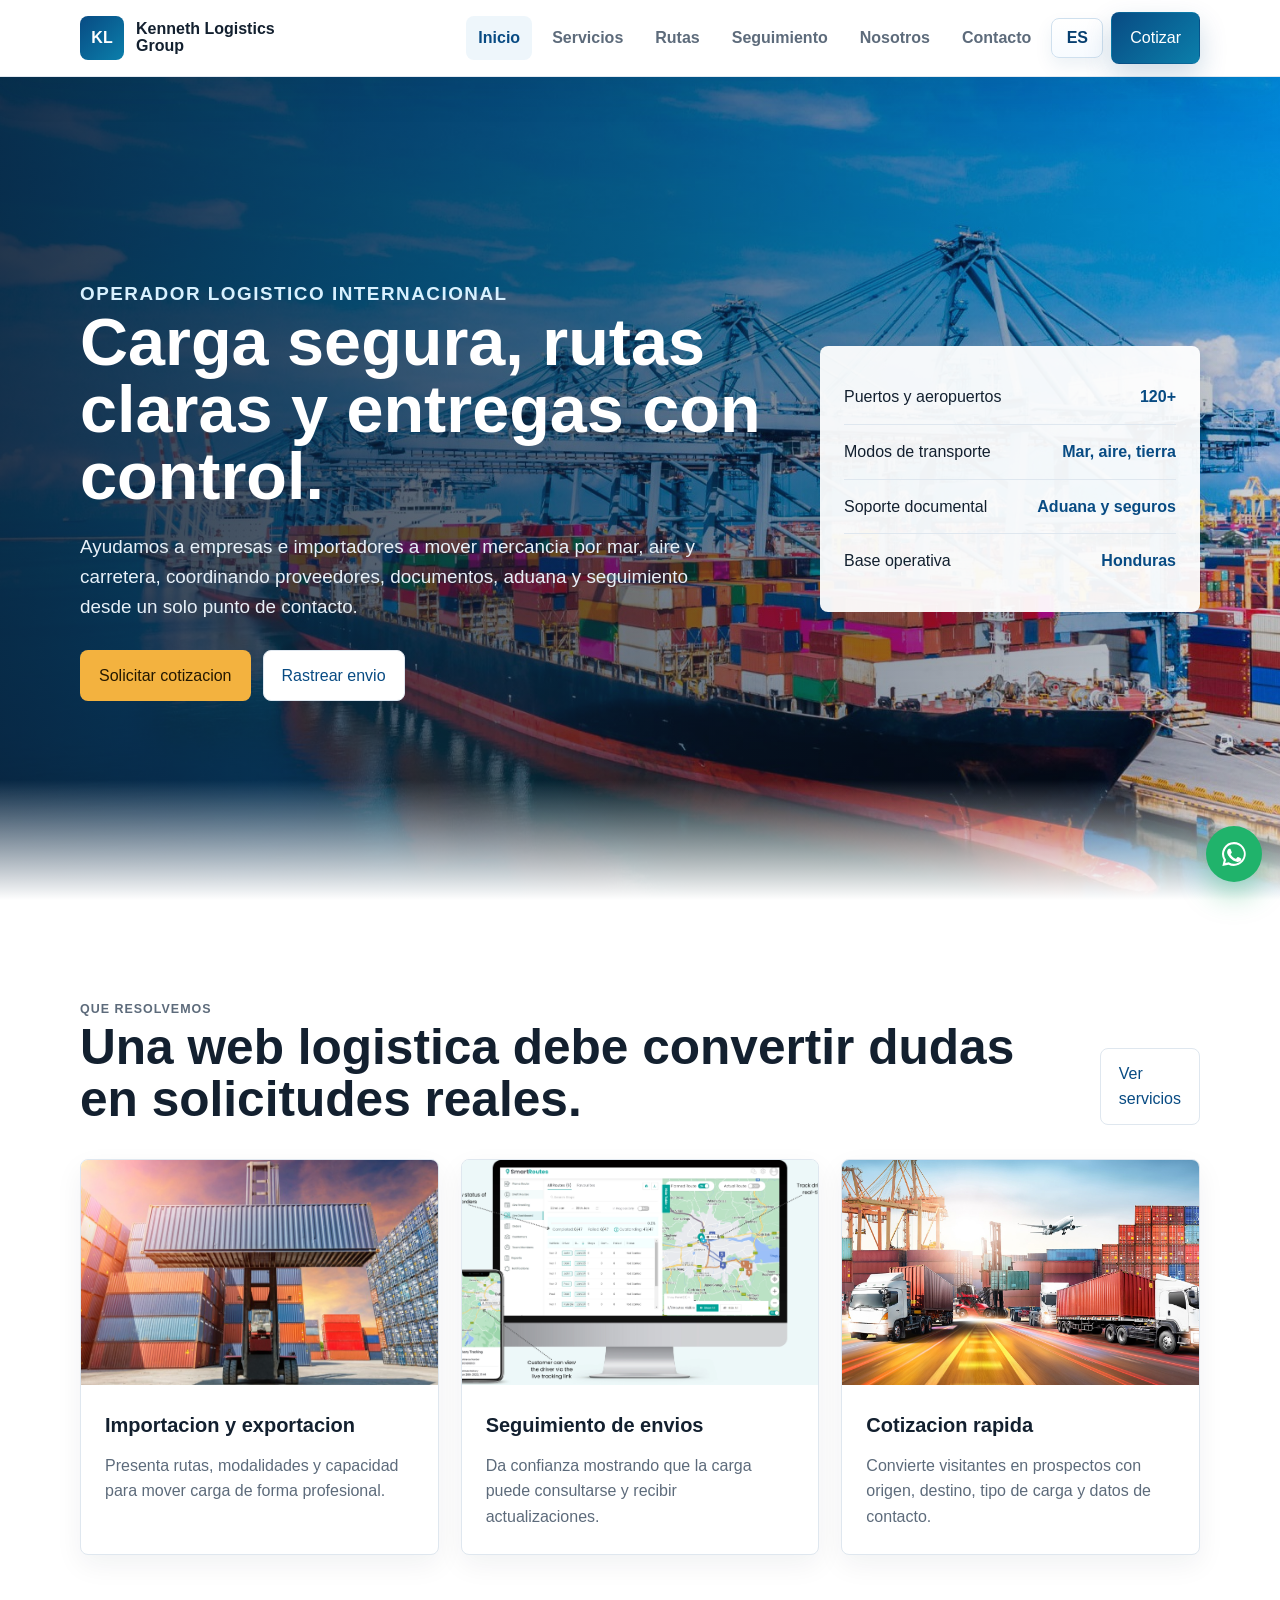
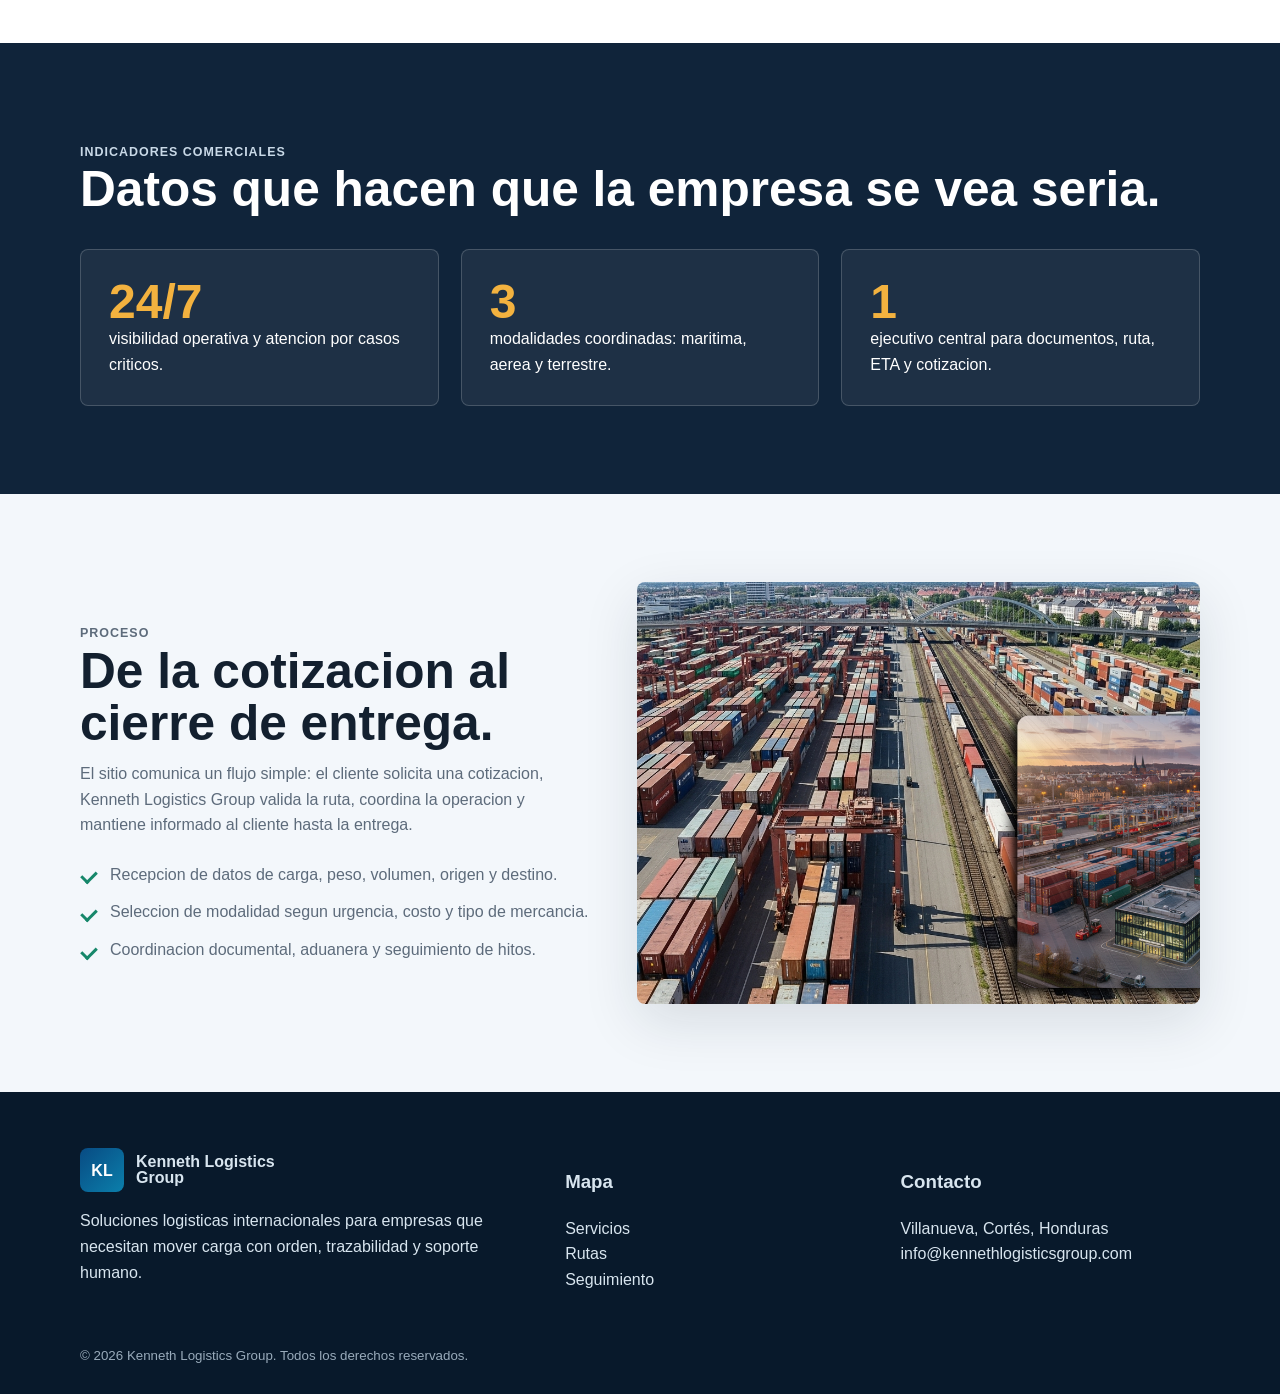
<file: index.html>
<!doctype html>
<html lang="es">
<head>
  <meta charset="utf-8">
  <meta name="viewport" content="width=device-width, initial-scale=1">
  <title>Kenneth Logistics Group | Logística internacional desde Honduras</title>
  <meta name="description" content="Kenneth Logistics Group coordina transporte marítimo, aéreo y terrestre, gestión aduanera, seguimiento y cotizaciones para carga internacional desde Honduras.">
  <link rel="stylesheet" href="assets/css/styles.css">
</head>
<body>
  <header class="site-header">
    <nav class="nav container" aria-label="Navegación principal">
      <a class="brand" href="index.html"><span class="brand-mark">KL</span><span>Kenneth Logistics Group</span></a>
      <button class="nav-toggle" type="button" aria-label="Abrir menú" aria-expanded="false">☰</button>
      <div class="nav-menu">
        <a class="nav-link active" href="index.html">Inicio</a>
        <a class="nav-link" href="servicios.html">Servicios</a>
        <a class="nav-link" href="rutas.html">Rutas</a>
        <a class="nav-link" href="seguimiento.html">Seguimiento</a>
        <a class="nav-link" href="nosotros.html">Nosotros</a>
        <a class="nav-link" href="contacto.html">Contacto</a>
        <a class="btn btn-primary" href="contacto.html#cotizar">Cotizar</a>
      </div>
    </nav>
  </header>

  <main>
    <section class="hero" style="--hero-image: url('../../images/image2.jpg'); --hero-position: center center">
      <div class="container hero-grid">
        <div>
          <p class="eyebrow">Operador logístico internacional</p>
          <h1>Carga segura, rutas claras y entregas con control.</h1>
          <p>Ayudamos a empresas e importadores a mover mercancía por mar, aire y carretera, coordinando proveedores, documentos, aduana y seguimiento desde un solo punto de contacto.</p>
          <div class="hero-actions">
            <a class="btn btn-accent" href="contacto.html#cotizar">Solicitar cotización</a>
            <a class="btn btn-secondary" href="seguimiento.html">Rastrear envío</a>
          </div>
        </div>
        <aside class="hero-panel" aria-label="Resumen operativo">
          <div class="status-row"><span>Puertos y aeropuertos</span><strong>120+</strong></div>
          <div class="status-row"><span>Modos de transporte</span><strong>Mar, aire, tierra</strong></div>
          <div class="status-row"><span>Soporte documental</span><strong>Aduana y seguros</strong></div>
          <div class="status-row"><span>Base operativa</span><strong>Honduras</strong></div>
        </aside>
      </div>
    </section>

    <section class="section">
      <div class="container">
        <div class="section-head">
          <div>
            <p class="eyebrow">Qué resolvemos</p>
            <h2>Una web logística debe convertir dudas en solicitudes reales.</h2>
          </div>
          <a class="btn btn-secondary" href="servicios.html">Ver servicios</a>
        </div>
        <div class="grid-3">
          <article class="card">
            <img src="images/image1.jpg" alt="Contenedores en patio logístico">
            <div class="card-body">
              <h3>Importación y exportación</h3>
              <p>Presenta rutas, modalidades y capacidad para mover carga de forma profesional.</p>
            </div>
          </article>
          <article class="card">
            <img src="images/image5.webp" alt="Panel de seguimiento de entregas">
            <div class="card-body">
              <h3>Seguimiento de envíos</h3>
              <p>Da confianza mostrando que la carga puede consultarse y recibir actualizaciones.</p>
            </div>
          </article>
          <article class="card">
            <img src="images/image3.jpg" alt="Camiones, avión y contenedores">
            <div class="card-body">
              <h3>Cotización rápida</h3>
              <p>Convierte visitantes en prospectos con origen, destino, tipo de carga y datos de contacto.</p>
            </div>
          </article>
        </div>
      </div>
    </section>

    <section class="section section-dark">
      <div class="container">
        <div class="section-head">
          <div>
            <p class="eyebrow">Indicadores comerciales</p>
            <h2>Datos que hacen que la empresa se vea seria.</h2>
          </div>
        </div>
        <div class="grid-3">
          <div class="metric"><strong>24/7</strong><span>visibilidad operativa y atención por casos críticos.</span></div>
          <div class="metric"><strong>3</strong><span>modalidades coordinadas: marítima, aérea y terrestre.</span></div>
          <div class="metric"><strong>1</strong><span>ejecutivo central para documentos, ruta, ETA y cotización.</span></div>
        </div>
      </div>
    </section>

    <section class="section section-soft">
      <div class="container split">
        <div>
          <p class="eyebrow">Proceso</p>
          <h2>De la cotización al cierre de entrega.</h2>
          <p>El sitio comunica un flujo simple: el cliente solicita una cotización, Kenneth Logistics Group valida la ruta, coordina la operación y mantiene informado al cliente hasta la entrega.</p>
          <ul class="list-check">
            <li>Recepción de datos de carga, peso, volumen, origen y destino.</li>
            <li>Selección de modalidad según urgencia, costo y tipo de mercancía.</li>
            <li>Coordinación documental, aduanera y seguimiento de hitos.</li>
          </ul>
        </div>
        <img class="split-image" src="images/image6.png" alt="Terminal logística con contenedores">
      </div>
    </section>
  </main>

  <footer class="footer">
    <div class="container footer-grid">
      <div>
        <a class="brand" href="index.html"><span class="brand-mark">KL</span><span>Kenneth Logistics Group</span></a>
        <p>Soluciones logísticas internacionales para empresas que necesitan mover carga con orden, trazabilidad y soporte humano.</p>
      </div>
      <div>
        <h3>Mapa</h3>
        <p><a href="servicios.html">Servicios</a><br><a href="rutas.html">Rutas</a><br><a href="seguimiento.html">Seguimiento</a></p>
      </div>
      <div>
        <h3>Contacto</h3>
        <p>Villanueva, Cortés, Honduras<br><a href="mailto:info@kennethlogisticsgroup.com">info@kennethlogisticsgroup.com</a></p>
      </div>
    </div>
    <div class="container"><small>© 2026 Kenneth Logistics Group. Todos los derechos reservados.</small></div>
  </footer>

  <a class="whatsapp" href="https://wa.me/50499803341" aria-label="Contactar por WhatsApp">
    <svg viewBox="0 0 32 32" aria-hidden="true" focusable="false"><path d="M16.04 3.2A12.73 12.73 0 0 0 5.1 22.45L3.6 28.8l6.51-1.45A12.74 12.74 0 1 0 16.04 3.2Zm0 2.34a10.39 10.39 0 0 1 8.77 15.98 10.39 10.39 0 0 1-13.98 3.59l-.45-.26-3.74.83.86-3.63-.29-.47A10.39 10.39 0 0 1 16.04 5.54Zm-5.08 4.95c-.25 0-.65.09-.99.46-.34.37-1.3 1.27-1.3 3.09 0 1.82 1.33 3.58 1.51 3.83.19.25 2.56 4.1 6.33 5.59 3.13 1.24 3.77.99 4.45.93.68-.06 2.2-.9 2.51-1.77.31-.87.31-1.62.22-1.77-.09-.16-.34-.25-.71-.43-.37-.19-2.2-1.08-2.54-1.21-.34-.12-.59-.19-.84.19-.25.37-.96 1.21-1.18 1.46-.22.25-.43.28-.8.09-.37-.19-1.57-.58-2.99-1.85-1.1-.98-1.85-2.2-2.07-2.57-.22-.37-.02-.57.16-.76.17-.17.37-.43.56-.65.19-.22.25-.37.37-.62.12-.25.06-.47-.03-.65-.09-.19-.84-2.03-1.15-2.78-.3-.72-.61-.62-.84-.63h-.72Z"/></svg>
  </a>
  <script src="assets/js/main.js"></script>
</body>
</html>
</file>
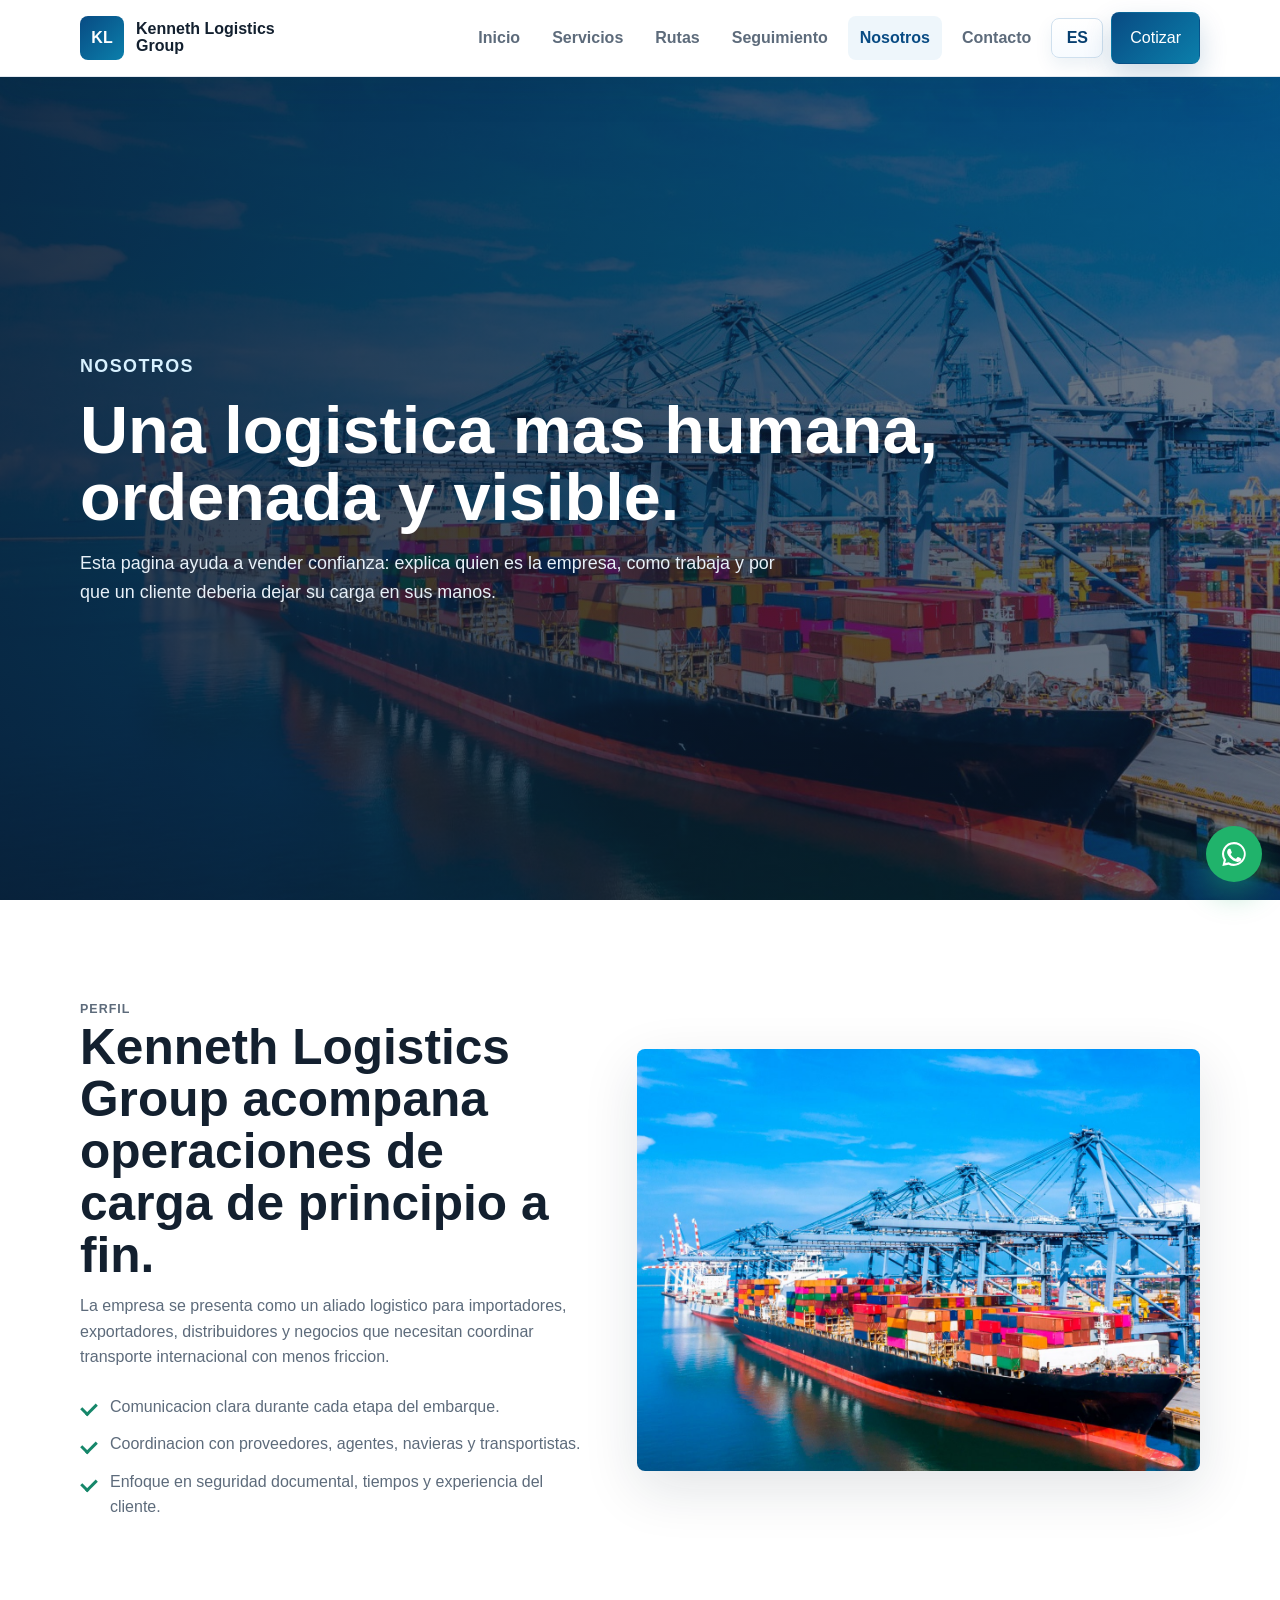
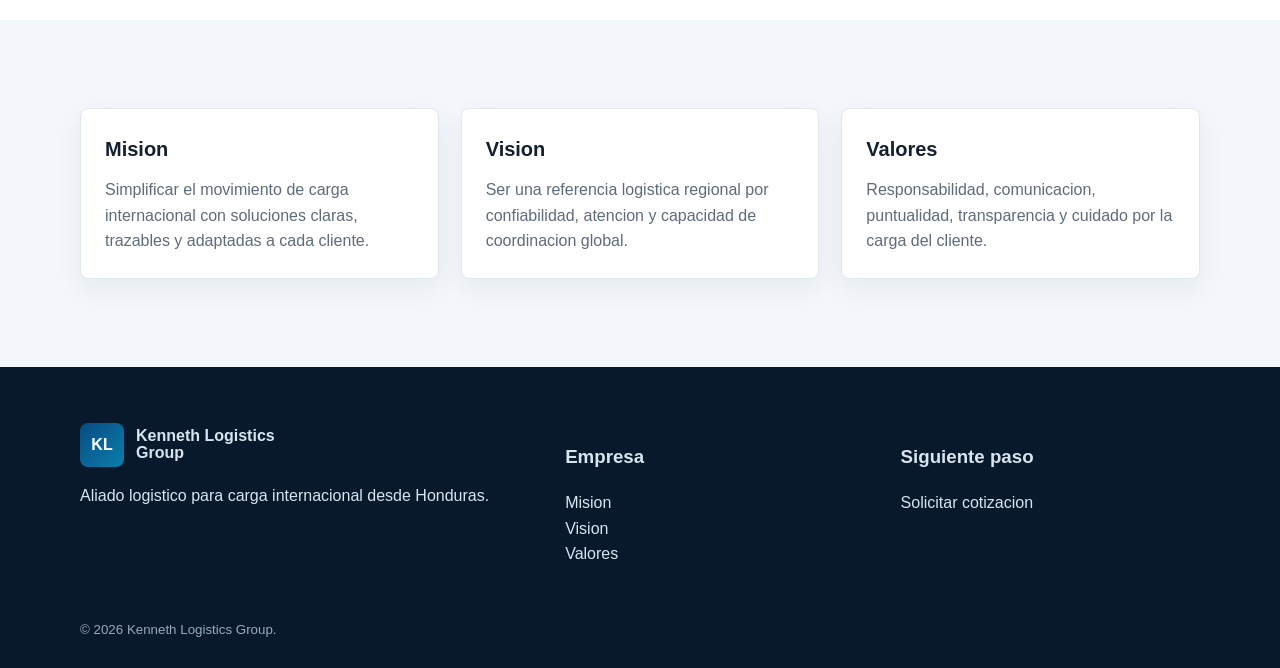
<file: nosotros.html>
<!doctype html>
<html lang="es">
<head>
  <meta charset="utf-8">
  <meta name="viewport" content="width=device-width, initial-scale=1">
  <title>Nosotros | Kenneth Logistics Group</title>
  <meta name="description" content="Conoce a Kenneth Logistics Group, operador logístico enfocado en coordinación internacional, servicio al cliente y trazabilidad de carga.">
  <link rel="stylesheet" href="assets/css/styles.css">
</head>
<body>
  <header class="site-header">
    <nav class="nav container" aria-label="Navegación principal">
      <a class="brand" href="index.html"><span class="brand-mark">KL</span><span>Kenneth Logistics Group</span></a>
      <button class="nav-toggle" type="button" aria-label="Abrir menú" aria-expanded="false">☰</button>
      <div class="nav-menu">
        <a class="nav-link" href="index.html">Inicio</a>
        <a class="nav-link" href="servicios.html">Servicios</a>
        <a class="nav-link" href="rutas.html">Rutas</a>
        <a class="nav-link" href="seguimiento.html">Seguimiento</a>
        <a class="nav-link active" href="nosotros.html">Nosotros</a>
        <a class="nav-link" href="contacto.html">Contacto</a>
        <a class="btn btn-primary" href="contacto.html#cotizar">Cotizar</a>
      </div>
    </nav>
  </header>

  <main>
    <section class="page-hero" style="--hero-image: url('../../images/image2.jpg'); --hero-position: center center">
      <div class="container">
        <p class="eyebrow">Nosotros</p>
        <h1>Una logística más humana, ordenada y visible.</h1>
        <p>Esta página ayuda a vender confianza: explica quién es la empresa, cómo trabaja y por qué un cliente debería dejar su carga en sus manos.</p>
      </div>
    </section>

    <section class="section">
      <div class="container split">
        <div>
          <p class="eyebrow">Perfil</p>
          <h2>Kenneth Logistics Group acompaña operaciones de carga de principio a fin.</h2>
          <p>La empresa se presenta como un aliado logístico para importadores, exportadores, distribuidores y negocios que necesitan coordinar transporte internacional con menos fricción.</p>
          <ul class="list-check">
            <li>Comunicación clara durante cada etapa del embarque.</li>
            <li>Coordinación con proveedores, agentes, navieras y transportistas.</li>
            <li>Enfoque en seguridad documental, tiempos y experiencia del cliente.</li>
          </ul>
        </div>
        <img class="split-image" src="images/image2.jpg" alt="Puerto con buque y contenedores">
      </div>
    </section>

    <section class="section section-soft">
      <div class="container grid-3">
        <article class="card"><div class="card-body"><h3>Misión</h3><p>Simplificar el movimiento de carga internacional con soluciones claras, trazables y adaptadas a cada cliente.</p></div></article>
        <article class="card"><div class="card-body"><h3>Visión</h3><p>Ser una referencia logística regional por confiabilidad, atención y capacidad de coordinación global.</p></div></article>
        <article class="card"><div class="card-body"><h3>Valores</h3><p>Responsabilidad, comunicación, puntualidad, transparencia y cuidado por la carga del cliente.</p></div></article>
      </div>
    </section>
  </main>

  <footer class="footer">
    <div class="container footer-grid">
      <div><a class="brand" href="index.html"><span class="brand-mark">KL</span><span>Kenneth Logistics Group</span></a><p>Aliado logístico para carga internacional desde Honduras.</p></div>
      <div><h3>Empresa</h3><p>Misión<br>Visión<br>Valores</p></div>
      <div><h3>Siguiente paso</h3><p><a href="contacto.html#cotizar">Solicitar cotización</a></p></div>
    </div>
    <div class="container"><small>© 2026 Kenneth Logistics Group.</small></div>
  </footer>
  <a class="whatsapp" href="https://wa.me/50499803341" aria-label="Contactar por WhatsApp">
    <svg viewBox="0 0 32 32" aria-hidden="true" focusable="false"><path d="M16.04 3.2A12.73 12.73 0 0 0 5.1 22.45L3.6 28.8l6.51-1.45A12.74 12.74 0 1 0 16.04 3.2Zm0 2.34a10.39 10.39 0 0 1 8.77 15.98 10.39 10.39 0 0 1-13.98 3.59l-.45-.26-3.74.83.86-3.63-.29-.47A10.39 10.39 0 0 1 16.04 5.54Zm-5.08 4.95c-.25 0-.65.09-.99.46-.34.37-1.3 1.27-1.3 3.09 0 1.82 1.33 3.58 1.51 3.83.19.25 2.56 4.1 6.33 5.59 3.13 1.24 3.77.99 4.45.93.68-.06 2.2-.9 2.51-1.77.31-.87.31-1.62.22-1.77-.09-.16-.34-.25-.71-.43-.37-.19-2.2-1.08-2.54-1.21-.34-.12-.59-.19-.84.19-.25.37-.96 1.21-1.18 1.46-.22.25-.43.28-.8.09-.37-.19-1.57-.58-2.99-1.85-1.1-.98-1.85-2.2-2.07-2.57-.22-.37-.02-.57.16-.76.17-.17.37-.43.56-.65.19-.22.25-.37.37-.62.12-.25.06-.47-.03-.65-.09-.19-.84-2.03-1.15-2.78-.3-.72-.61-.62-.84-.63h-.72Z"/></svg>
  </a>
  <script src="assets/js/main.js"></script>
</body>
</html>
</file>
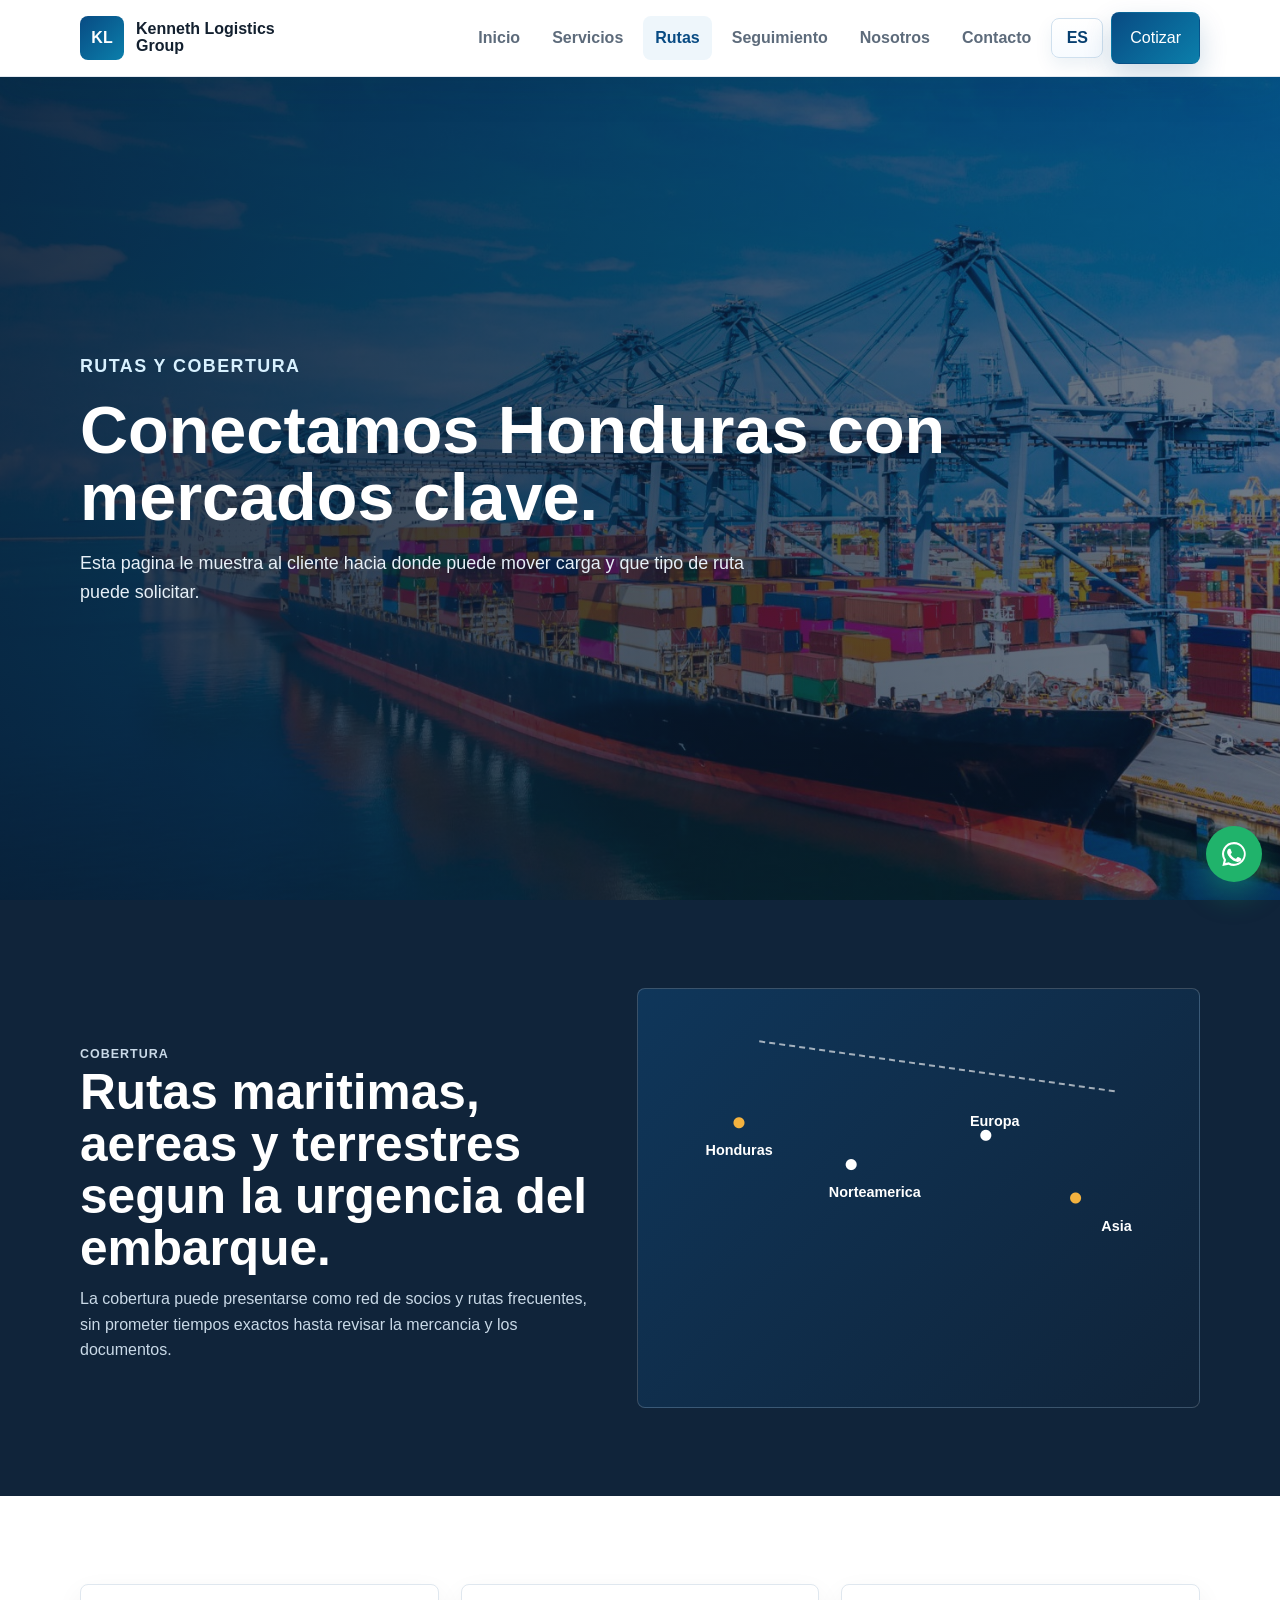
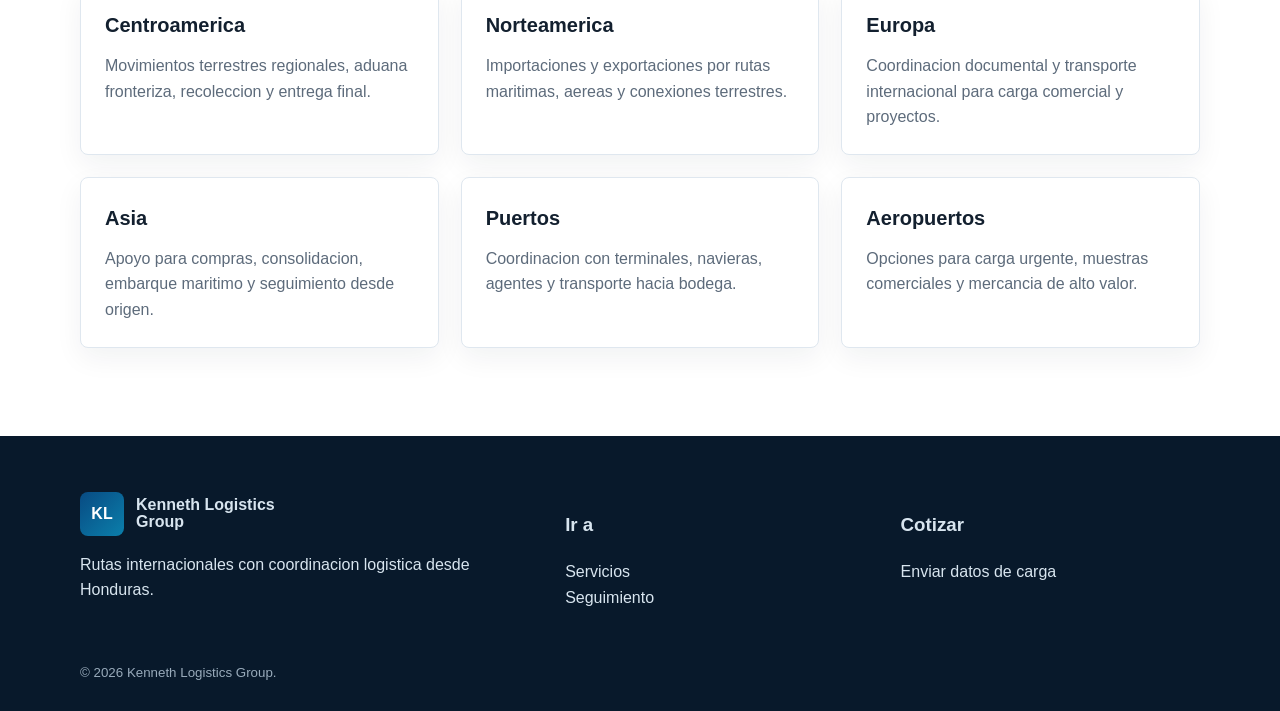
<file: rutas.html>
<!doctype html>
<html lang="es">
<head>
  <meta charset="utf-8">
  <meta name="viewport" content="width=device-width, initial-scale=1">
  <title>Rutas y Cobertura | Kenneth Logistics Group</title>
  <meta name="description" content="Cobertura logística desde Honduras hacia Norteamérica, Centroamérica, Europa y Asia con rutas marítimas, aéreas y terrestres.">
  <link rel="stylesheet" href="assets/css/styles.css">
</head>
<body>
  <header class="site-header">
    <nav class="nav container" aria-label="Navegación principal">
      <a class="brand" href="index.html"><span class="brand-mark">KL</span><span>Kenneth Logistics Group</span></a>
      <button class="nav-toggle" type="button" aria-label="Abrir menú" aria-expanded="false">☰</button>
      <div class="nav-menu">
        <a class="nav-link" href="index.html">Inicio</a>
        <a class="nav-link" href="servicios.html">Servicios</a>
        <a class="nav-link active" href="rutas.html">Rutas</a>
        <a class="nav-link" href="seguimiento.html">Seguimiento</a>
        <a class="nav-link" href="nosotros.html">Nosotros</a>
        <a class="nav-link" href="contacto.html">Contacto</a>
        <a class="btn btn-primary" href="contacto.html#cotizar">Cotizar</a>
      </div>
    </nav>
  </header>

  <main>
    <section class="page-hero" style="--hero-image: url('../../images/image2.jpg'); --hero-position: center center">
      <div class="container">
        <p class="eyebrow">Rutas y cobertura</p>
        <h1>Conectamos Honduras con mercados clave.</h1>
        <p>Esta página le muestra al cliente hacia dónde puede mover carga y qué tipo de ruta puede solicitar.</p>
      </div>
    </section>

    <section class="section section-dark">
      <div class="container split">
        <div>
          <p class="eyebrow">Cobertura</p>
          <h2>Rutas marítimas, aéreas y terrestres según la urgencia del embarque.</h2>
          <p>La cobertura puede presentarse como red de socios y rutas frecuentes, sin prometer tiempos exactos hasta revisar la mercancía y los documentos.</p>
        </div>
        <div class="route-map" aria-label="Mapa visual de rutas">
          <span class="hn">Honduras</span>
          <span class="us">Norteamérica</span>
          <span class="eu">Europa</span>
          <span class="asia">Asia</span>
        </div>
      </div>
    </section>

    <section class="section">
      <div class="container grid-3">
        <article class="card"><div class="card-body"><h3>Centroamérica</h3><p>Movimientos terrestres regionales, aduana fronteriza, recolección y entrega final.</p></div></article>
        <article class="card"><div class="card-body"><h3>Norteamérica</h3><p>Importaciones y exportaciones por rutas marítimas, aéreas y conexiones terrestres.</p></div></article>
        <article class="card"><div class="card-body"><h3>Europa</h3><p>Coordinación documental y transporte internacional para carga comercial y proyectos.</p></div></article>
        <article class="card"><div class="card-body"><h3>Asia</h3><p>Apoyo para compras, consolidación, embarque marítimo y seguimiento desde origen.</p></div></article>
        <article class="card"><div class="card-body"><h3>Puertos</h3><p>Coordinación con terminales, navieras, agentes y transporte hacia bodega.</p></div></article>
        <article class="card"><div class="card-body"><h3>Aeropuertos</h3><p>Opciones para carga urgente, muestras comerciales y mercancía de alto valor.</p></div></article>
      </div>
    </section>
  </main>

  <footer class="footer">
    <div class="container footer-grid">
      <div><a class="brand" href="index.html"><span class="brand-mark">KL</span><span>Kenneth Logistics Group</span></a><p>Rutas internacionales con coordinación logística desde Honduras.</p></div>
      <div><h3>Ir a</h3><p><a href="servicios.html">Servicios</a><br><a href="seguimiento.html">Seguimiento</a></p></div>
      <div><h3>Cotizar</h3><p><a href="contacto.html#cotizar">Enviar datos de carga</a></p></div>
    </div>
    <div class="container"><small>© 2026 Kenneth Logistics Group.</small></div>
  </footer>
  <a class="whatsapp" href="https://wa.me/50499803341" aria-label="Contactar por WhatsApp">
    <svg viewBox="0 0 32 32" aria-hidden="true" focusable="false"><path d="M16.04 3.2A12.73 12.73 0 0 0 5.1 22.45L3.6 28.8l6.51-1.45A12.74 12.74 0 1 0 16.04 3.2Zm0 2.34a10.39 10.39 0 0 1 8.77 15.98 10.39 10.39 0 0 1-13.98 3.59l-.45-.26-3.74.83.86-3.63-.29-.47A10.39 10.39 0 0 1 16.04 5.54Zm-5.08 4.95c-.25 0-.65.09-.99.46-.34.37-1.3 1.27-1.3 3.09 0 1.82 1.33 3.58 1.51 3.83.19.25 2.56 4.1 6.33 5.59 3.13 1.24 3.77.99 4.45.93.68-.06 2.2-.9 2.51-1.77.31-.87.31-1.62.22-1.77-.09-.16-.34-.25-.71-.43-.37-.19-2.2-1.08-2.54-1.21-.34-.12-.59-.19-.84.19-.25.37-.96 1.21-1.18 1.46-.22.25-.43.28-.8.09-.37-.19-1.57-.58-2.99-1.85-1.1-.98-1.85-2.2-2.07-2.57-.22-.37-.02-.57.16-.76.17-.17.37-.43.56-.65.19-.22.25-.37.37-.62.12-.25.06-.47-.03-.65-.09-.19-.84-2.03-1.15-2.78-.3-.72-.61-.62-.84-.63h-.72Z"/></svg>
  </a>
  <script src="assets/js/main.js"></script>
</body>
</html>
</file>
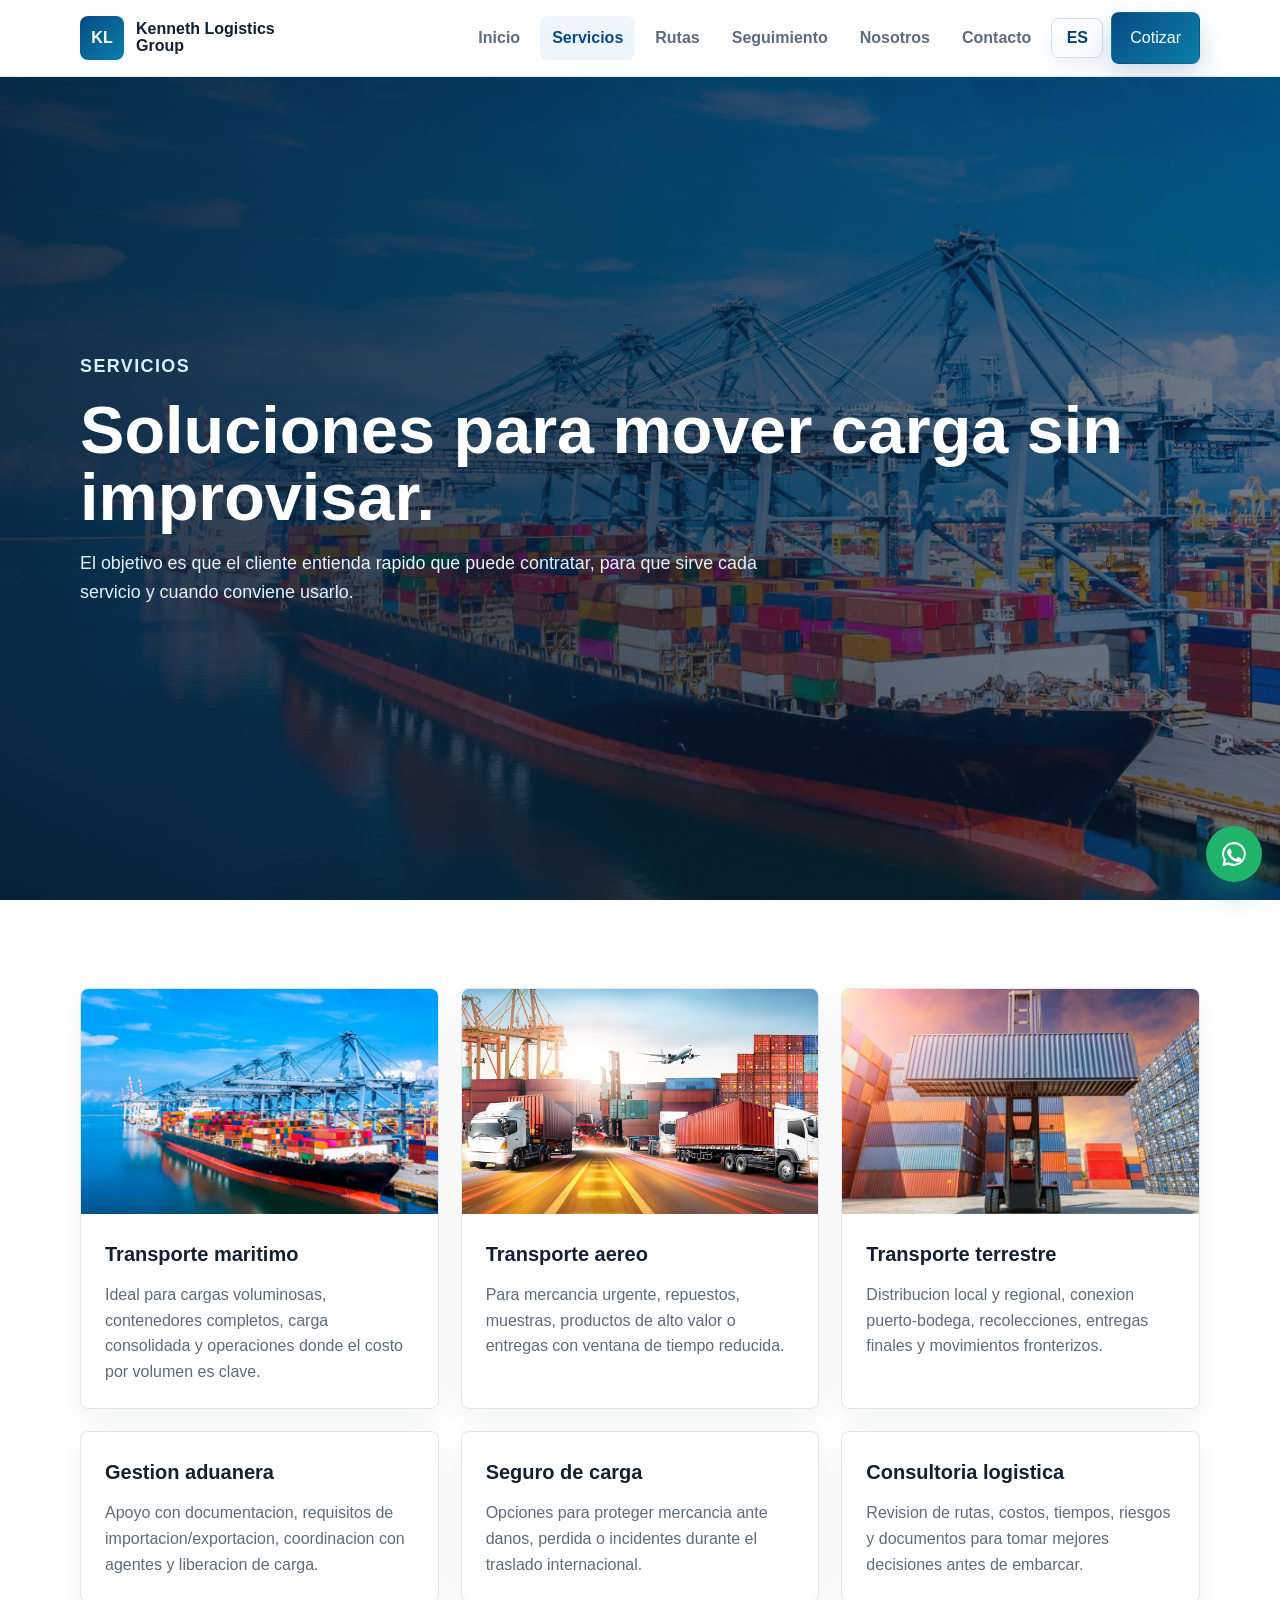
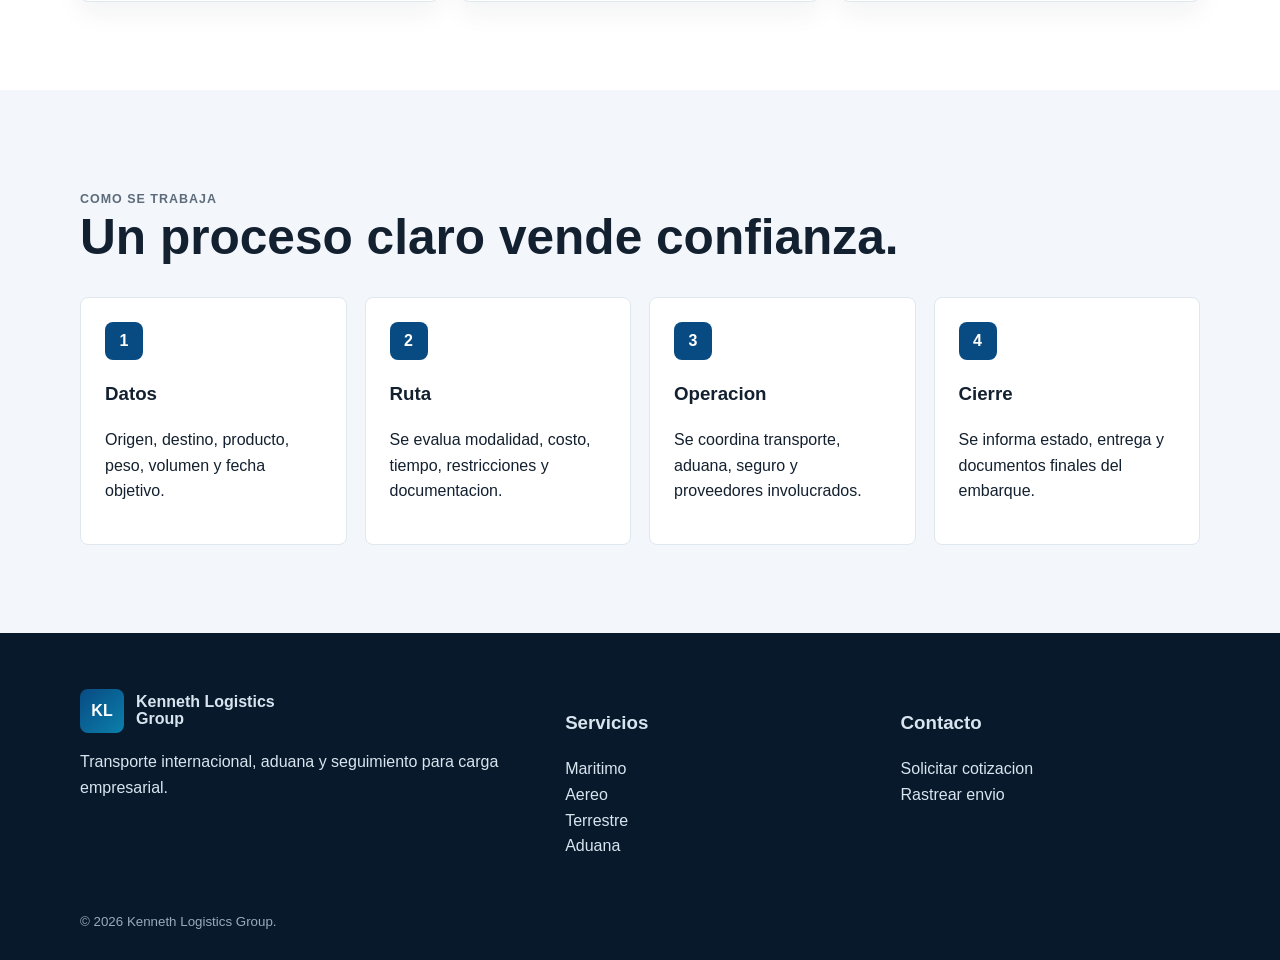
<file: servicios.html>
<!doctype html>
<html lang="es">
<head>
  <meta charset="utf-8">
  <meta name="viewport" content="width=device-width, initial-scale=1">
  <title>Servicios | Kenneth Logistics Group</title>
  <meta name="description" content="Servicios de transporte marítimo, aéreo, terrestre, aduana, seguros y distribución para carga internacional.">
  <link rel="stylesheet" href="assets/css/styles.css">
</head>
<body>
  <header class="site-header">
    <nav class="nav container" aria-label="Navegación principal">
      <a class="brand" href="index.html"><span class="brand-mark">KL</span><span>Kenneth Logistics Group</span></a>
      <button class="nav-toggle" type="button" aria-label="Abrir menú" aria-expanded="false">☰</button>
      <div class="nav-menu">
        <a class="nav-link" href="index.html">Inicio</a>
        <a class="nav-link active" href="servicios.html">Servicios</a>
        <a class="nav-link" href="rutas.html">Rutas</a>
        <a class="nav-link" href="seguimiento.html">Seguimiento</a>
        <a class="nav-link" href="nosotros.html">Nosotros</a>
        <a class="nav-link" href="contacto.html">Contacto</a>
        <a class="btn btn-primary" href="contacto.html#cotizar">Cotizar</a>
      </div>
    </nav>
  </header>

  <main>
    <section class="page-hero" style="--hero-image: url('../../images/image2.jpg'); --hero-position: center center">
      <div class="container">
        <p class="eyebrow">Servicios</p>
        <h1>Soluciones para mover carga sin improvisar.</h1>
        <p>El objetivo es que el cliente entienda rápido qué puede contratar, para qué sirve cada servicio y cuándo conviene usarlo.</p>
      </div>
    </section>

    <section class="section">
      <div class="container grid-3">
        <article class="card">
          <img src="images/image2.jpg" alt="Buque portacontenedores">
          <div class="card-body">
            <h3>Transporte marítimo</h3>
            <p>Ideal para cargas voluminosas, contenedores completos, carga consolidada y operaciones donde el costo por volumen es clave.</p>
          </div>
        </article>
        <article class="card">
          <img src="images/image3.jpg" alt="Avión y transporte multimodal">
          <div class="card-body">
            <h3>Transporte aéreo</h3>
            <p>Para mercancía urgente, repuestos, muestras, productos de alto valor o entregas con ventana de tiempo reducida.</p>
          </div>
        </article>
        <article class="card">
          <img src="images/image1.jpg" alt="Montacargas con contenedor">
          <div class="card-body">
            <h3>Transporte terrestre</h3>
            <p>Distribución local y regional, conexión puerto-bodega, recolecciones, entregas finales y movimientos fronterizos.</p>
          </div>
        </article>
        <article class="card">
          <div class="card-body">
            <h3>Gestión aduanera</h3>
            <p>Apoyo con documentación, requisitos de importación/exportación, coordinación con agentes y liberación de carga.</p>
          </div>
        </article>
        <article class="card">
          <div class="card-body">
            <h3>Seguro de carga</h3>
            <p>Opciones para proteger mercancía ante daños, pérdida o incidentes durante el traslado internacional.</p>
          </div>
        </article>
        <article class="card">
          <div class="card-body">
            <h3>Consultoría logística</h3>
            <p>Revisión de rutas, costos, tiempos, riesgos y documentos para tomar mejores decisiones antes de embarcar.</p>
          </div>
        </article>
      </div>
    </section>

    <section class="section section-soft">
      <div class="container">
        <div class="section-head">
          <div>
            <p class="eyebrow">Cómo se trabaja</p>
            <h2>Un proceso claro vende confianza.</h2>
          </div>
        </div>
        <div class="process">
          <div class="process-step"><h3>Datos</h3><p>Origen, destino, producto, peso, volumen y fecha objetivo.</p></div>
          <div class="process-step"><h3>Ruta</h3><p>Se evalúa modalidad, costo, tiempo, restricciones y documentación.</p></div>
          <div class="process-step"><h3>Operación</h3><p>Se coordina transporte, aduana, seguro y proveedores involucrados.</p></div>
          <div class="process-step"><h3>Cierre</h3><p>Se informa estado, entrega y documentos finales del embarque.</p></div>
        </div>
      </div>
    </section>
  </main>

  <footer class="footer">
    <div class="container footer-grid">
      <div><a class="brand" href="index.html"><span class="brand-mark">KL</span><span>Kenneth Logistics Group</span></a><p>Transporte internacional, aduana y seguimiento para carga empresarial.</p></div>
      <div><h3>Servicios</h3><p>Marítimo<br>Aéreo<br>Terrestre<br>Aduana</p></div>
      <div><h3>Contacto</h3><p><a href="contacto.html#cotizar">Solicitar cotización</a><br><a href="seguimiento.html">Rastrear envío</a></p></div>
    </div>
    <div class="container"><small>© 2026 Kenneth Logistics Group.</small></div>
  </footer>
  <a class="whatsapp" href="https://wa.me/50499803341" aria-label="Contactar por WhatsApp">
    <svg viewBox="0 0 32 32" aria-hidden="true" focusable="false"><path d="M16.04 3.2A12.73 12.73 0 0 0 5.1 22.45L3.6 28.8l6.51-1.45A12.74 12.74 0 1 0 16.04 3.2Zm0 2.34a10.39 10.39 0 0 1 8.77 15.98 10.39 10.39 0 0 1-13.98 3.59l-.45-.26-3.74.83.86-3.63-.29-.47A10.39 10.39 0 0 1 16.04 5.54Zm-5.08 4.95c-.25 0-.65.09-.99.46-.34.37-1.3 1.27-1.3 3.09 0 1.82 1.33 3.58 1.51 3.83.19.25 2.56 4.1 6.33 5.59 3.13 1.24 3.77.99 4.45.93.68-.06 2.2-.9 2.51-1.77.31-.87.31-1.62.22-1.77-.09-.16-.34-.25-.71-.43-.37-.19-2.2-1.08-2.54-1.21-.34-.12-.59-.19-.84.19-.25.37-.96 1.21-1.18 1.46-.22.25-.43.28-.8.09-.37-.19-1.57-.58-2.99-1.85-1.1-.98-1.85-2.2-2.07-2.57-.22-.37-.02-.57.16-.76.17-.17.37-.43.56-.65.19-.22.25-.37.37-.62.12-.25.06-.47-.03-.65-.09-.19-.84-2.03-1.15-2.78-.3-.72-.61-.62-.84-.63h-.72Z"/></svg>
  </a>
  <script src="assets/js/main.js"></script>
</body>
</html>
</file>
<file: assets/css/styles.css>
:root {
  --ink: #13202f;
  --muted: #5d6b7b;
  --line: #dfe7ef;
  --paper: #ffffff;
  --soft: #f3f7fb;
  --brand: #084b83;
  --brand-2: #0b7fab;
  --accent: #f3b23f;
  --green: #16876a;
  --header-height: 76px;
  --shadow: 0 18px 55px rgba(19, 32, 47, 0.12);
}

* {
  box-sizing: border-box;
}

html {
  scroll-behavior: smooth;
  max-width: 100%;
  overflow-x: hidden;
}

body {
  margin: 0;
  padding-top: var(--header-height);
  font-family: Inter, "Segoe UI", Roboto, Arial, sans-serif;
  color: var(--ink);
  background: var(--paper);
  line-height: 1.6;
  overflow-x: hidden;
  max-width: 100%;
}

[id] {
  scroll-margin-top: calc(var(--header-height) + 18px);
}

img {
  max-width: 100%;
  display: block;
}

a {
  color: inherit;
}

.container {
  width: min(1120px, calc(100% - 40px));
  margin: 0 auto;
}

.site-header {
  position: fixed;
  top: 0;
  left: 0;
  right: 0;
  z-index: 100;
  width: 100%;
  background: rgba(255, 255, 255, 0.92);
  border-bottom: 1px solid rgba(223, 231, 239, 0.76);
  box-shadow: 0 14px 38px rgba(19, 32, 47, 0.08);
  backdrop-filter: blur(18px);
}

.nav {
  min-height: var(--header-height);
  display: flex;
  align-items: center;
  justify-content: space-between;
  gap: 18px;
  position: relative;
}

.brand {
  text-decoration: none;
  display: flex;
  align-items: center;
  gap: 12px;
  font-weight: 800;
  letter-spacing: 0;
}

.brand-mark {
  width: 44px;
  height: 44px;
  border-radius: 8px;
  display: grid;
  place-items: center;
  color: #fff;
  background: linear-gradient(135deg, var(--brand), var(--brand-2));
  font-weight: 900;
}

.brand span:last-child {
  display: block;
  max-width: 150px;
  line-height: 1.05;
}

.nav-toggle {
  display: none;
  border: 1px solid var(--line);
  background: #fff;
  width: 44px;
  height: 44px;
  border-radius: 8px;
  font-size: 0;
  cursor: pointer;
}

.nav-toggle::before {
  content: "";
  width: 18px;
  height: 2px;
  border-radius: 999px;
  background: var(--ink);
  box-shadow: 0 -6px 0 var(--ink), 0 6px 0 var(--ink);
}

.nav-menu {
  display: flex;
  align-items: center;
  gap: 8px;
}

.nav-link {
  color: var(--muted);
  text-decoration: none;
  font-weight: 700;
  padding: 9px 12px;
  border-radius: 8px;
  transition: color 160ms ease, background 160ms ease;
}

.nav-link:hover,
.nav-link.active {
  color: var(--brand);
  background: #eef6fb;
}

.language-toggle {
  width: 52px;
  min-height: 40px;
  padding: 8px 10px;
  border: 1px solid #cfe0ee;
  border-radius: 8px;
  color: #073f70;
  background: linear-gradient(180deg, #ffffff, #f7fbff);
  box-shadow: 0 8px 18px rgba(8, 75, 131, 0.08);
  font: inherit;
  font-weight: 900;
  line-height: 1;
  cursor: pointer;
  transition: transform 160ms ease, border-color 160ms ease, box-shadow 160ms ease;
}

.language-toggle:hover {
  border-color: #9ec0dc;
  box-shadow: 0 10px 22px rgba(8, 75, 131, 0.13);
  transform: translateY(-1px);
}

.btn {
  display: inline-flex;
  align-items: center;
  justify-content: center;
  min-height: 46px;
  padding: 12px 18px;
  border-radius: 8px;
  border: 1px solid transparent;
  text-decoration: none;
  font-weight: 800;
  cursor: pointer;
  font: inherit;
}

.btn-primary {
  color: #fff;
  background: linear-gradient(135deg, var(--brand), var(--brand-2));
  box-shadow: 0 12px 28px rgba(8, 75, 131, 0.2);
}

.btn-secondary {
  color: var(--brand);
  background: #fff;
  border-color: var(--line);
}

.btn-accent {
  color: #241800;
  background: var(--accent);
}

.hero {
  position: relative;
  min-height: calc(100vh - 76px);
  min-height: calc(100svh - 76px);
  display: flex;
  align-items: center;
  overflow: hidden;
  isolation: isolate;
  color: #fff;
}

.hero::before {
  content: "";
  position: absolute;
  inset: 0;
  background:
    linear-gradient(90deg, rgba(9, 27, 48, 0.86), rgba(9, 27, 48, 0.58), rgba(9, 27, 48, 0.18)),
    var(--hero-image) var(--hero-position, center center) / cover no-repeat;
  z-index: -2;
}

.hero::after {
  content: "";
  position: absolute;
  inset: auto 0 0;
  height: 120px;
  background: linear-gradient(0deg, rgba(255, 255, 255, 1), rgba(255, 255, 255, 0));
  z-index: -1;
}

.hero-grid {
  display: grid;
  grid-template-columns: minmax(0, 1fr) minmax(300px, 380px);
  gap: clamp(28px, 4vw, 48px);
  align-items: center;
  padding: clamp(36px, 7svh, 76px) 0 clamp(58px, 9svh, 100px);
}

.eyebrow {
  display: inline-flex;
  align-items: center;
  gap: 8px;
  margin: 0 0 16px;
  color: var(--brand);
  font-weight: 800;
  text-transform: uppercase;
  font-size: 0.78rem;
  letter-spacing: 0.08em;
}

.hero .eyebrow,
.page-hero .eyebrow,
.section-dark .eyebrow {
  color: #d8f1ff;
}

.hero h1,
.page-hero h1 {
  margin: 0;
  max-width: 780px;
  font-size: clamp(2.65rem, min(5.2vw, 8.4svh), 5.05rem);
  line-height: 1.01;
  letter-spacing: 0;
}

.hero p {
  max-width: 660px;
  margin: clamp(14px, 2.4svh, 22px) 0 0;
  color: #e7f0f8;
  font-size: clamp(1rem, 2vw, 1.18rem);
}

.hero-actions {
  display: flex;
  flex-wrap: wrap;
  gap: 12px;
  margin-top: clamp(18px, 3svh, 32px);
}

.hero-panel {
  background: rgba(255, 255, 255, 0.94);
  color: var(--ink);
  border-radius: 8px;
  padding: clamp(18px, 2.8svh, 24px);
  box-shadow: var(--shadow);
  min-width: 0;
}

.status-row {
  display: flex;
  justify-content: space-between;
  gap: 16px;
  border-bottom: 1px solid var(--line);
  padding: clamp(10px, 1.8svh, 14px) 0;
  min-width: 0;
}

.status-row:last-child {
  border-bottom: 0;
}

.status-row strong {
  color: var(--brand);
  text-align: right;
}

.section {
  padding: 88px 0;
}

.section-soft {
  background: var(--soft);
}

.section-dark {
  color: #fff;
  background: #10243a;
}

.section-head {
  display: flex;
  justify-content: space-between;
  align-items: end;
  gap: 28px;
  margin-bottom: 34px;
}

.section-head h2,
.split h2,
.card h2 {
  margin: 0;
  font-size: clamp(2rem, 4vw, 3.1rem);
  line-height: 1.05;
}

.section-head p,
.split p,
.card p {
  color: var(--muted);
  margin: 12px 0 0;
}

.section-dark .section-head p,
.section-dark .split p {
  color: #c9d9e7;
}

.grid-3 {
  display: grid;
  grid-template-columns: repeat(3, 1fr);
  gap: 22px;
}

.grid-2 {
  display: grid;
  grid-template-columns: repeat(2, 1fr);
  gap: 22px;
}

.card {
  background: #fff;
  border: 1px solid var(--line);
  border-radius: 8px;
  overflow: hidden;
  box-shadow: 0 10px 28px rgba(19, 32, 47, 0.06);
}

.card-body {
  padding: 24px;
}

.card h3 {
  margin: 0;
  font-size: 1.25rem;
}

.card img {
  width: 100%;
  height: 225px;
  object-fit: cover;
}

.metric {
  padding: 28px;
  border: 1px solid rgba(255, 255, 255, 0.18);
  border-radius: 8px;
  background: rgba(255, 255, 255, 0.06);
}

.metric strong {
  display: block;
  font-size: clamp(2rem, 4vw, 3rem);
  line-height: 1;
  color: var(--accent);
}

.split {
  display: grid;
  grid-template-columns: 0.95fr 1.05fr;
  gap: 48px;
  align-items: center;
}

.split-image {
  border-radius: 8px;
  box-shadow: var(--shadow);
  width: 100%;
  aspect-ratio: 4 / 3;
  object-fit: cover;
}

.list-check {
  padding: 0;
  margin: 24px 0 0;
  list-style: none;
}

.list-check li {
  position: relative;
  padding-left: 30px;
  margin: 12px 0;
  color: var(--muted);
}

.list-check li::before {
  content: "";
  position: absolute;
  left: 4px;
  top: 0.42em;
  width: 7px;
  height: 12px;
  border-right: 3px solid var(--green);
  border-bottom: 3px solid var(--green);
  transform: rotate(45deg);
}

.page-hero {
  position: relative;
  min-height: calc(100vh - 76px);
  min-height: calc(100svh - 76px);
  width: 100%;
  display: flex;
  align-items: center;
  padding: clamp(56px, 8vh, 92px) 0;
  color: #fff;
  overflow: hidden;
  isolation: isolate;
}

.page-hero::before {
  content: "";
  position: absolute;
  inset: 0;
  background:
    linear-gradient(90deg, rgba(9, 27, 48, 0.88), rgba(9, 27, 48, 0.58)),
    var(--hero-image) var(--hero-position, center center) / cover no-repeat;
  z-index: -1;
}

.page-hero .container {
  position: relative;
  z-index: 1;
}

.hero > .container,
.page-hero > .container {
  width: min(1120px, calc(100vw - 40px));
  max-width: calc(100vw - 40px);
}

.hero h1,
.page-hero h1 {
  overflow-wrap: anywhere;
  max-width: 100%;
}

.page-hero p {
  max-width: 700px;
  color: #e7f0f8;
  font-size: 1.12rem;
}

.process {
  counter-reset: step;
  display: grid;
  grid-template-columns: repeat(4, 1fr);
  gap: 18px;
}

.process-step {
  position: relative;
  background: #fff;
  border: 1px solid var(--line);
  border-radius: 8px;
  padding: 24px;
}

.process-step::before {
  counter-increment: step;
  content: counter(step);
  display: grid;
  place-items: center;
  width: 38px;
  height: 38px;
  border-radius: 8px;
  margin-bottom: 18px;
  color: #fff;
  background: var(--brand);
  font-weight: 900;
}

.route-map {
  min-height: 420px;
  border-radius: 8px;
  background:
    radial-gradient(circle at 18% 32%, var(--accent) 0 5px, transparent 6px),
    radial-gradient(circle at 38% 42%, #fff 0 5px, transparent 6px),
    radial-gradient(circle at 62% 35%, #fff 0 5px, transparent 6px),
    radial-gradient(circle at 78% 50%, var(--accent) 0 5px, transparent 6px),
    linear-gradient(135deg, #0f365a, #10243a);
  position: relative;
  overflow: hidden;
  border: 1px solid rgba(255, 255, 255, 0.18);
}

.route-map::before {
  content: "";
  position: absolute;
  inset: 18%;
  border-top: 2px dashed rgba(255, 255, 255, 0.62);
  transform: rotate(8deg);
}

.route-map span {
  position: absolute;
  color: #fff;
  font-weight: 800;
  font-size: 0.9rem;
}

.route-map .hn { left: 12%; top: 36%; }
.route-map .us { left: 34%; top: 46%; }
.route-map .eu { right: 32%; top: 29%; }
.route-map .asia { right: 12%; top: 54%; }

.form {
  display: grid;
  gap: 16px;
}

.form-grid {
  display: grid;
  grid-template-columns: repeat(2, 1fr);
  gap: 16px;
}

label {
  font-weight: 800;
  display: grid;
  gap: 7px;
}

input,
select,
textarea {
  width: 100%;
  min-width: 0;
  min-height: 48px;
  border: 1px solid var(--line);
  border-radius: 8px;
  padding: 12px 13px;
  font: inherit;
  color: var(--ink);
  background: #fff;
}

textarea {
  resize: vertical;
  min-height: 132px;
}

.notice {
  display: none;
  border-radius: 8px;
  padding: 16px;
  background: #eaf8f2;
  color: #0d5f48;
  border: 1px solid #bfe8d8;
}

.notice.show {
  display: block;
}

.tracking-box {
  background: #fff;
  border-radius: 8px;
  border: 1px solid var(--line);
  box-shadow: var(--shadow);
  padding: 28px;
}

.tracking-summary {
  display: grid;
  gap: 6px;
  margin-bottom: 18px;
}

.tracking-summary strong {
  color: var(--brand);
}

.timeline {
  display: grid;
  gap: 16px;
  margin-top: 24px;
}

.timeline-item {
  display: grid;
  grid-template-columns: 18px 1fr;
  gap: 14px;
}

.dot {
  width: 14px;
  height: 14px;
  margin-top: 6px;
  border-radius: 50%;
  background: #aab7c4;
  box-shadow: 0 0 0 5px #edf2f6;
}

.timeline-item.is-done .dot {
  background: var(--green);
  box-shadow: 0 0 0 5px #dcf4ed;
}

.crm-toolbar {
  display: flex;
  align-items: end;
  gap: 16px;
  flex-wrap: wrap;
  margin-bottom: 22px;
}

.auth-card {
  display: grid;
  grid-template-columns: 1fr 420px;
  gap: 32px;
  align-items: center;
  background: #fff;
  border: 1px solid var(--line);
  border-radius: 8px;
  padding: 32px;
  box-shadow: var(--shadow);
  min-width: 0;
}

.auth-card form,
.auth-card > div {
  min-width: 0;
}

.auth-card h2 {
  margin: 0;
  font-size: clamp(2rem, 4vw, 3rem);
  line-height: 1.05;
}

.auth-card p {
  color: var(--muted);
}

.crm-session {
  display: flex;
  align-items: center;
  justify-content: space-between;
  gap: 16px;
  flex-wrap: wrap;
  background: #fff;
  border: 1px solid var(--line);
  border-radius: 8px;
  padding: 16px 18px;
  margin-bottom: 18px;
}

.crm-toolbar label {
  min-width: 210px;
}

.crm-kpis {
  display: grid;
  grid-template-columns: repeat(4, 1fr);
  gap: 16px;
  margin-bottom: 22px;
}

.crm-kpi {
  background: #fff;
  border: 1px solid var(--line);
  border-radius: 8px;
  padding: 22px;
  box-shadow: 0 10px 28px rgba(19, 32, 47, 0.06);
}

.crm-kpi span {
  color: var(--muted);
  font-weight: 800;
}

.crm-kpi strong {
  display: block;
  margin-top: 8px;
  font-size: clamp(1.8rem, 3vw, 2.6rem);
  line-height: 1;
  color: var(--brand);
}

.crm-forms {
  align-items: start;
}

.crm-panel {
  margin-top: 34px;
}

.table-wrap {
  overflow-x: auto;
  background: #fff;
  border: 1px solid var(--line);
  border-radius: 8px;
  box-shadow: 0 10px 28px rgba(19, 32, 47, 0.06);
}

.crm-table {
  width: 100%;
  border-collapse: collapse;
  min-width: 860px;
}

.crm-table th,
.crm-table td {
  padding: 15px 16px;
  text-align: left;
  border-bottom: 1px solid var(--line);
  vertical-align: top;
}

.crm-table th {
  color: var(--muted);
  font-size: 0.82rem;
  text-transform: uppercase;
  letter-spacing: 0.06em;
  background: #f7fafc;
}

.crm-table td span {
  color: var(--muted);
  font-size: 0.92rem;
}

.crm-table select {
  min-width: 150px;
}

.footer {
  color: #d8e5ef;
  background: #08192b;
  padding: 56px 0 28px;
}

.footer-grid {
  display: grid;
  grid-template-columns: 1.2fr 0.8fr 0.8fr;
  gap: 36px;
}

.footer a {
  color: #d8e5ef;
  text-decoration: none;
}

.footer a:hover {
  color: #fff;
}

.footer small {
  display: block;
  margin-top: 36px;
  color: #99abbb;
}

.whatsapp {
  position: fixed;
  right: 18px;
  bottom: 18px;
  z-index: 110;
  width: 56px;
  height: 56px;
  border-radius: 50%;
  display: grid;
  place-items: center;
  color: #fff;
  background: #20b36b;
  box-shadow: 0 14px 28px rgba(32, 179, 107, 0.35);
  text-decoration: none;
  font-weight: 900;
  transition: transform 160ms ease, box-shadow 160ms ease, background 160ms ease;
}

.whatsapp:hover {
  background: #18a860;
  box-shadow: 0 18px 34px rgba(32, 179, 107, 0.45);
  transform: translateY(-2px);
}

.whatsapp svg {
  width: 30px;
  height: 30px;
  fill: currentColor;
}

@media (max-width: 1080px) and (min-width: 901px) {
  .nav {
    gap: 10px;
  }

  .nav-menu {
    gap: 4px;
  }

  .nav-link {
    padding: 8px 9px;
  }

  .brand span:last-child {
    max-width: 128px;
  }
}

@media (min-width: 901px) and (max-height: 840px) {
  .hero {
    align-items: center;
  }

  .hero-grid {
    padding: 28px 0 54px;
  }

  .hero h1 {
    max-width: 720px;
    font-size: clamp(2.6rem, min(4.7vw, 7.6svh), 4.45rem);
  }

  .hero p {
    max-width: 620px;
    font-size: 1.02rem;
  }

  .hero-panel {
    padding: 18px 22px;
  }
}

@media (min-width: 901px) and (max-height: 700px) {
  .hero-grid {
    padding: 18px 0 38px;
  }

  .hero h1 {
    max-width: 660px;
    font-size: clamp(2.35rem, min(4.2vw, 7svh), 3.75rem);
  }

  .hero .eyebrow {
    margin-bottom: 10px;
  }

  .hero p {
    margin-top: 12px;
    font-size: 0.98rem;
    line-height: 1.5;
  }

  .hero-actions {
    margin-top: 16px;
  }
}

@media (max-width: 900px) {
  .site-header {
    width: 100vw;
    max-width: 100vw;
  }

  .site-header .nav.container {
    width: calc(100vw - 28px);
    max-width: calc(100vw - 28px);
    gap: 12px;
  }

  .brand {
    min-width: 0;
    flex: 1 1 auto;
  }

  .brand span:last-child {
    max-width: 130px;
  }

  .nav-toggle {
    display: grid !important;
    place-items: center;
    flex: 0 0 44px;
    margin-left: auto;
    position: relative !important;
    z-index: 120 !important;
    color: var(--ink) !important;
    background: #fff !important;
    border: 1px solid var(--line) !important;
    box-shadow: 0 8px 18px rgba(19, 32, 47, 0.08);
  }

  .nav .brand {
    padding-right: 0;
  }

  .nav-menu {
    position: absolute;
    top: calc(100% + 8px);
    left: 0;
    right: 0;
    display: none;
    flex-direction: column;
    align-items: stretch;
    background: #fff;
    border: 1px solid var(--line);
    border-radius: 8px;
    box-shadow: 0 18px 40px rgba(19, 32, 47, 0.14);
    padding: 12px;
  }

  .nav-menu.open {
    display: flex;
  }

  .nav-link,
  .nav-menu .btn {
    width: 100%;
    justify-content: center;
  }

  .language-toggle {
    width: 100%;
    min-height: 44px;
  }

  .hero-grid,
  .split,
  .grid-2,
  .auth-card,
  .footer-grid {
    grid-template-columns: 1fr;
  }

  .auth-card {
    padding: 26px;
  }

  .page-hero h1,
  .page-hero p,
  .hero h1,
  .hero p {
    max-width: calc(100vw - 28px);
  }

  .hero > .container,
  .page-hero > .container {
    width: calc(100vw - 28px);
    max-width: calc(100vw - 28px);
  }

  .hero {
    min-height: calc(100vh - 76px);
    min-height: calc(100svh - 76px);
  }

  .hero,
  .page-hero {
    --hero-position: center center;
    align-items: flex-start;
    padding-top: clamp(42px, 8svh, 84px);
  }

  .hero-panel {
    max-width: 520px;
  }

  .grid-3,
  .process,
  .crm-kpis {
    grid-template-columns: repeat(2, 1fr);
  }
}

@media (max-width: 640px) {
  body > * {
    max-width: 100vw;
  }

  .container {
    width: calc(100vw - 28px);
    max-width: calc(100vw - 28px);
  }

  .hero-grid {
    padding: 34px 0 72px;
  }

  .hero h1,
  .page-hero h1 {
    font-size: clamp(2.15rem, 11vw, 3rem);
    line-height: 1.02;
  }

  .hero p,
  .page-hero p {
    font-size: 1rem;
    line-height: 1.5;
  }

  .page-hero h1,
  .page-hero p,
  .hero h1,
  .hero p {
    max-width: 100%;
  }

  .section {
    padding: 62px 0;
  }

  .section-head {
    display: block;
  }

  .grid-3,
  .process,
  .form-grid,
  .crm-kpis {
    grid-template-columns: 1fr;
  }

  .card img {
    height: 190px;
  }

  .hero-actions .btn {
    width: 100%;
    flex: 1 1 100%;
  }

  .status-row {
    display: block;
  }

  .status-row strong {
    display: block;
    margin-top: 3px;
    text-align: left;
  }

  .whatsapp {
    right: 14px;
    bottom: 14px;
    width: 52px;
    height: 52px;
  }
}
</file>
